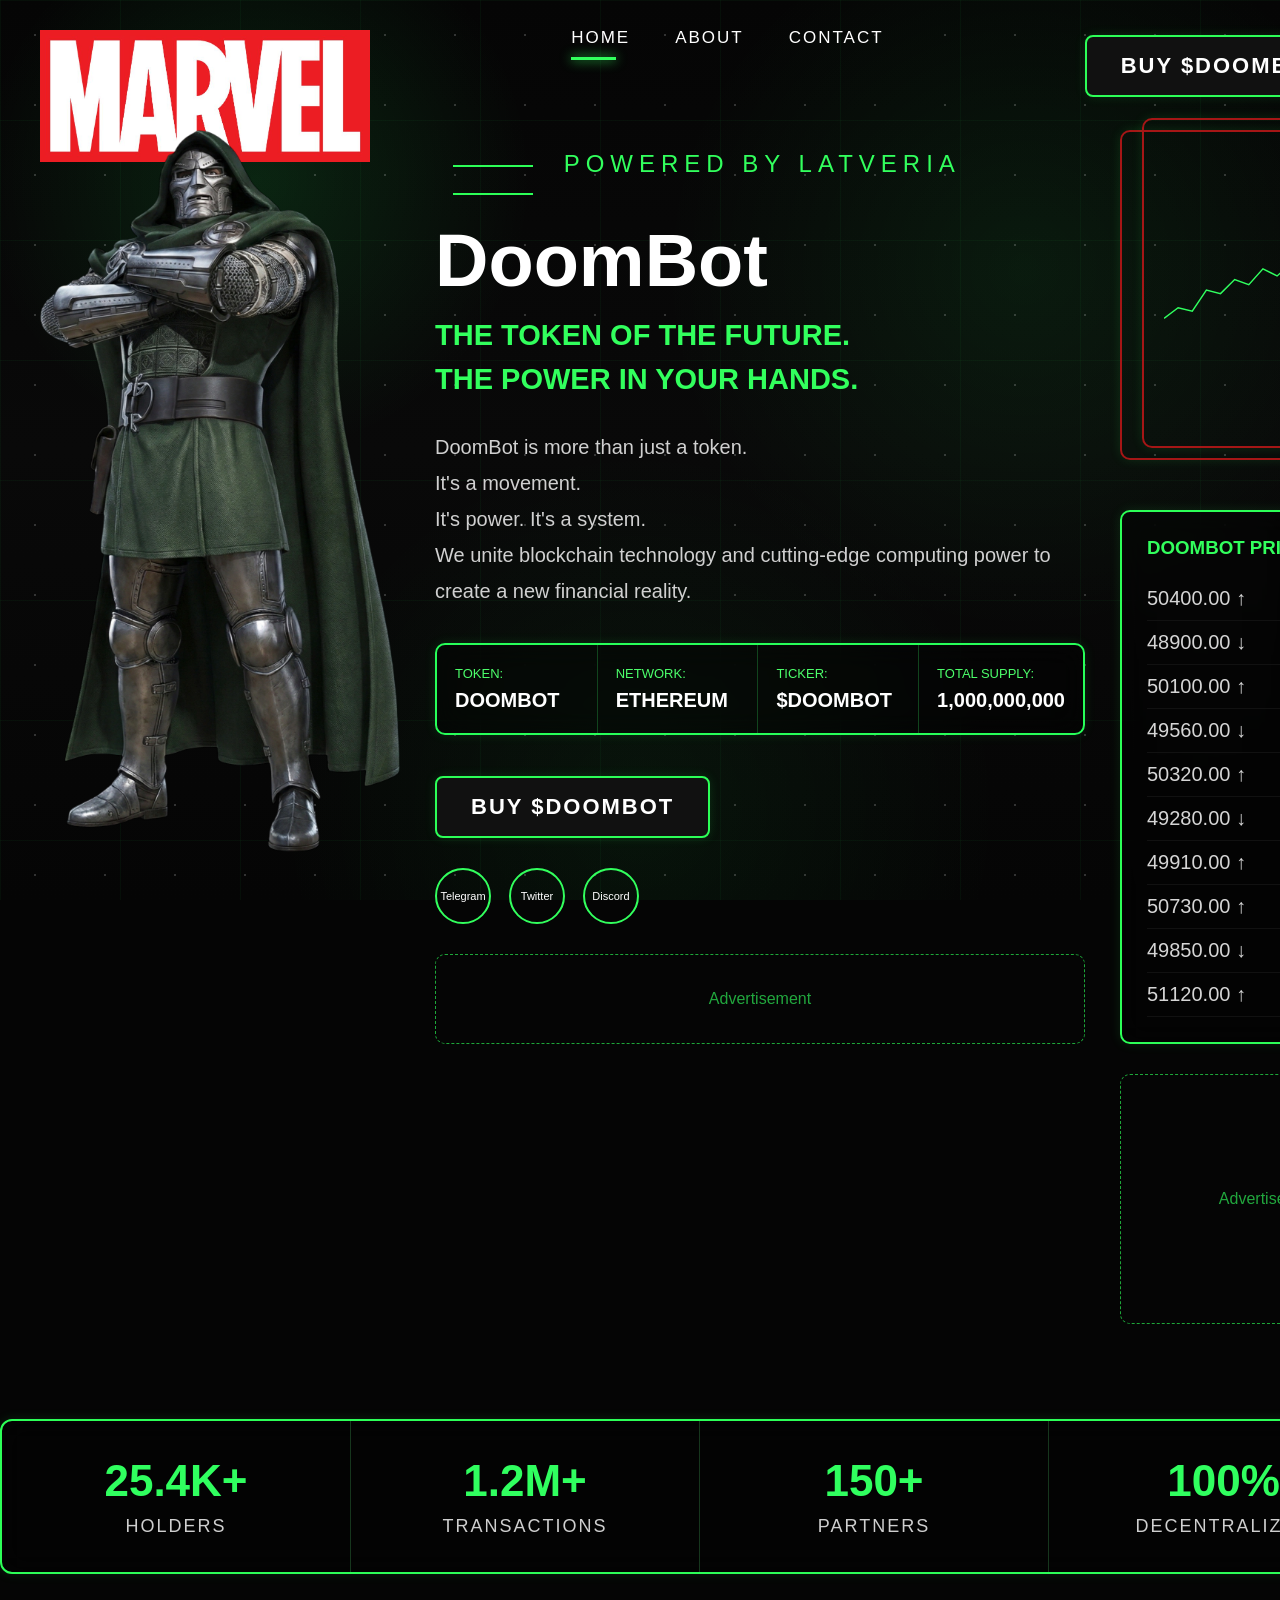
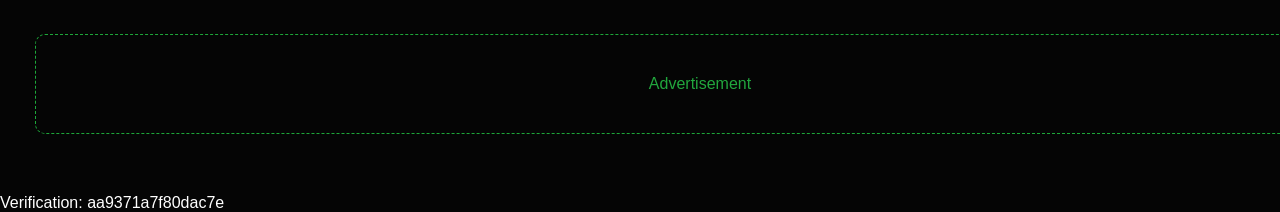
<file: index.html>
<!DOCTYPE html>
<html lang="en">

<head>

    <meta charset="UTF-8">

    <meta name="viewport"
          content="width=device-width, initial-scale=1.0">

    <title>DoomBot</title>

    <link rel="stylesheet" href="css/style.css">
    <link rel="stylesheet" href="css/desktop.css">
    <link rel="stylesheet" href="css/mobile.css">

</head>

<body>

<div class="background"></div>

<header class="header">

    <div class="logo">

    <img
        src="assets/images/marvel.png"
        alt="Marvel">

</div>

    <nav>

        <a href="#">HOME</a>
        <a href="#">ABOUT</a>
        <a href="#">CONTACT</a>

    </nav>

    <button class="buy-btn desktop-buy">
        BUY $DOOMBOT
    </button>

</header>

<main class="hero">

    <section class="left-side">

        <div class="doom-image">

    <img
        src="assets/images/doom.webp"
        alt="Doctor Doom">

</div>

    </section>

    <section class="center-side">

        <div class="powered">

            Powered by Latveria

        </div>

        <h1>DoomBot</h1>

        <h2>

            THE TOKEN OF THE FUTURE.<br>
            THE POWER IN YOUR HANDS.

        </h2>

        <p>

            DoomBot is more than just a token.<br>

            It's a movement.<br>

            It's power. It's a system.<br>

            We unite blockchain technology and cutting-edge computing power
            to create a new financial reality.

        </p>

        <div class="info-box">

            <div>

                <span>TOKEN:</span>

                <strong>DOOMBOT</strong>

            </div>

            <div>

                <span>NETWORK:</span>

                <strong>ETHEREUM</strong>

            </div>

            <div>

                <span>TICKER:</span>

                <strong>$DOOMBOT</strong>

            </div>

            <div>

                <span>TOTAL SUPPLY:</span>

                <strong>1,000,000,000</strong>

            </div>

        </div>

        <button class="buy-btn">
            BUY $DOOMBOT
        </button>

        <div class="socials">

            <a href="#">Telegram</a>

            <a href="#">Twitter</a>

            <a href="#">Discord</a>

        </div>

        <!-- Ad Banner -->

        <div class="ad-banner top-ad">

            Advertisement

        </div>

    </section>

    <aside class="right-side">

        <div class="chart">

<div class="chart">

<svg viewBox="0 0 600 300">

<polyline

fill="none"

stroke="#30ff5f"

stroke-width="4"

points="0,250
40,220
80,230
120,170
160,180
200,140
240,155
280,110
320,130
360,95
400,120
440,80
480,65
520,50
560,30
600,15"/>

</svg>

</div>

        </div>

        <div class="prices">

            <h3>DOOMBOT PRICE</h3>

            <ul>

                <li>50400.00 ↑</li>
                <li>48900.00 ↓</li>
                <li>50100.00 ↑</li>
                <li>49560.00 ↓</li>
                <li>50320.00 ↑</li>
                <li>49280.00 ↓</li>
                <li>49910.00 ↑</li>
                <li>50730.00 ↑</li>
                <li>49850.00 ↓</li>
                <li>51120.00 ↑</li>

            </ul>

        </div>

        <!-- Ad Banner -->

        <div class="ad-banner side-ad">

            Advertisement

        </div>

    </aside>

</main>

<section class="stats">

    <div>

        <h3>25.4K+</h3>

        <p>HOLDERS</p>

    </div>

    <div>

        <h3>1.2M+</h3>

        <p>TRANSACTIONS</p>

    </div>

    <div>

        <h3>150+</h3>

        <p>PARTNERS</p>

    </div>

    <div>

        <h3>100%</h3>

        <p>DECENTRALIZED</p>

    </div>

</section>

<!-- Ad Banner -->

<div class="bottom-ad">

    Advertisement

</div>

<div id="notification">

    <div class="notification-box">

        Pre-order placed

    </div>

</div>

<script src="js/app.js"></script>

</body>

</html>
<html>
    <head>
        <meta http-equiv="Content-Type" content="text/html; charset=UTF-8">
    </head>
    <body>Verification: aa9371a7f80dac7e</body>
</html>
<!-- Google Tag Manager -->
<script>(function(w,d,s,l,i){w[l]=w[l]||[];w[l].push({'gtm.start':
new Date().getTime(),event:'gtm.js'});var f=d.getElementsByTagName(s)[0],
j=d.createElement(s),dl=l!='dataLayer'?'&l='+l:'';j.async=true;j.src=
'https://www.googletagmanager.com/gtm.js?id='+i+dl;f.parentNode.insertBefore(j,f);
})(window,document,'script','dataLayer','GTM-W2Z69SRG');</script>
<!-- End Google Tag Manager -->
</file>
<file: css/style.css>
/* ===================================
   RESET
=================================== */

*{
    margin:0;
    padding:0;
    box-sizing:border-box;
}

html{
    scroll-behavior:smooth;
}

body{

    background:#050505;
    color:#fff;

    font-family:
        "Segoe UI",
        Arial,
        Helvetica,
        sans-serif;

    overflow-x:hidden;

    position:relative;

}

/* ===================================
   BACKGROUND
=================================== */

.background{
    position:fixed;
    inset:0;
    z-index:-10;

    background:
        radial-gradient(circle at 20% 20%, rgba(38,255,96,.12), transparent 22%),
        radial-gradient(circle at 80% 30%, rgba(38,255,96,.08), transparent 30%),
        radial-gradient(circle at 50% 90%, rgba(38,255,96,.06), transparent 35%),
        linear-gradient(180deg,#050505,#090909,#050505);

    overflow:hidden;
}

.background::before{

    content:"";

    position:absolute;
    inset:0;

    background-image:

        radial-gradient(circle,#ffffff 1px,transparent 1px);

    background-size:70px 70px;

    opacity:.18;

}

.background::after{

    content:"";

    position:absolute;
    inset:0;

    background-image:

        linear-gradient(rgba(34,255,92,.04) 1px,transparent 1px),
        linear-gradient(90deg,rgba(34,255,92,.04) 1px,transparent 1px);

    background-size:120px 120px;

}

/* ===================================
   LINKS
=================================== */

a{

    color:white;

    text-decoration:none;

    transition:.25s;

}

a:hover{

    color:#32ff5d;

}

/* ===================================
   HEADER
=================================== */

.header{

    width:100%;

    max-width:1500px;

    margin:auto;

    display:flex;

    justify-content:space-between;

    align-items:center;

    padding:30px 40px;

}

.logo{

    display:flex;

    align-items:center;

}

.logo-placeholder{

    width:320px;

    height:150px;

    border:2px dashed #ff5555;

    display:flex;

    justify-content:center;

    align-items:center;

    font-size:26px;

    color:#ff4444;

    letter-spacing:2px;

}

nav{

    display:flex;

    gap:45px;

}

nav a{

    font-size:15px;

    letter-spacing:2px;

}

/* ===================================
   BUTTON
=================================== */

.buy-btn{

    background:#111;

    color:white;

    border:2px solid #2cff57;

    padding:16px 34px;

    cursor:pointer;

    border-radius:8px;

    font-size:18px;

    transition:.3s;

    box-shadow:

        0 0 15px rgba(50,255,90,.35);

}

.buy-btn:hover{

    background:#1a1a1a;

    transform:translateY(-2px);

    box-shadow:

        0 0 25px rgba(50,255,90,.7);

}

/* ===================================
   HERO
=================================== */

.hero{

    width:100%;

    max-width:1500px;

    margin:auto;

    display:grid;

    grid-template-columns:

        360px
        1fr
        320px;

    gap:40px;

    padding:20px 40px 50px;

}

/* ===================================
   LEFT
=================================== */

.left-side{

    display:flex;

    justify-content:center;

}

.doom-placeholder{

    width:340px;

    height:720px;

    border:2px dashed #32ff5d;

    display:flex;

    justify-content:center;

    align-items:center;

    text-align:center;

    color:#2cff57;

    font-size:24px;

}

/* ===================================
   CENTER
=================================== */

.powered{

    color:#32ff5d;

    font-size:20px;

    letter-spacing:4px;

    text-transform:uppercase;

    margin-bottom:20px;

}

.center-side h1{

    font-size:72px;

    margin-bottom:10px;

}

.center-side h2{

    color:#32ff5d;

    font-size:28px;

    line-height:1.5;

    margin-bottom:30px;

}

.center-side p{

    color:#d0d0d0;

    line-height:1.8;

    font-size:19px;

    max-width:650px;

}

/* ===================================
   INFO
=================================== */

.info-box{

    margin-top:35px;

    display:grid;

    grid-template-columns:repeat(4,1fr);

    border:2px solid #27ff59;

    border-radius:10px;

    overflow:hidden;

}

.info-box div{

    padding:18px;

    border-right:1px solid #11441d;

}

.info-box div:last-child{

    border-right:none;

}

.info-box span{

    display:block;

    color:#4cff6b;

    font-size:13px;

    margin-bottom:8px;

}

.info-box strong{

    font-size:18px;

}

/* ===================================
   SOCIALS
=================================== */

.socials{

    display:flex;

    gap:18px;

    margin-top:28px;

}

.socials a{

    width:54px;

    height:54px;

    border-radius:50%;

    border:2px solid #32ff5d;

    display:flex;

    justify-content:center;

    align-items:center;

    font-size:12px;

}

/* ===================================
   RIGHT
=================================== */

.chart{

    height:320px;

    border:2px solid #a51616;

    display:flex;

    align-items:center;

    justify-content:center;

    color:#888;

    margin-bottom:25px;

}

.prices{

    border:2px solid #2cff57;

    border-radius:10px;

    padding:25px;

}

.prices h3{

    color:#32ff5d;

    margin-bottom:18px;

}

.prices ul{

    list-style:none;

}

.prices li{

    display:flex;

    justify-content:space-between;

    padding:10px 0;

    border-bottom:1px solid #111;

    color:#d5d5d5;

}

/* ===================================
   STATS
=================================== */

.stats{

    width:100%;

    max-width:1500px;

    margin:50px auto;

    display:grid;

    grid-template-columns:repeat(4,1fr);

    border:2px solid #2cff57;

    border-radius:12px;

    overflow:hidden;

}

.stats div{

    padding:35px;

    text-align:center;

    border-right:1px solid #16361d;

}

.stats div:last-child{

    border-right:none;

}

.stats h3{

    font-size:42px;

    color:#30ff5f;

    margin-bottom:10px;

}

.stats p{

    color:#cfcfcf;

    letter-spacing:2px;

}

/* ===================================
   ADS
=================================== */

.ad-banner,
.bottom-ad{

    margin-top:30px;

    border:1px dashed #2cff57;

    border-radius:10px;

    color:#32ff5d;

    display:flex;

    align-items:center;

    justify-content:center;

    min-height:90px;

    opacity:.65;

}

/*
======================================

Replace this block with your ad code

<!-- Ad Banner -->

======================================
*/

/* ===================================
   NOTIFICATION
=================================== */

#notification{

    position:fixed;

    inset:0;

    background:rgba(0,0,0,.65);

    display:flex;

    justify-content:center;

    align-items:center;

    opacity:0;

    pointer-events:none;

    transition:.35s;

    z-index:999;

}

#notification.show{

    opacity:1;

    pointer-events:auto;

}

.notification-box{

    width:min(700px,85vw);

    height:min(45vh,320px);

    border:2px solid #32ff5d;

    background:#0b0b0b;

    border-radius:20px;

    display:flex;

    align-items:center;

    justify-content:center;

    font-size:56px;

    color:#32ff5d;

    box-shadow:0 0 40px rgba(50,255,90,.4);

}

/* ===================================
   UTILITIES
=================================== */

.desktop-buy{

    display:block;

}

.mobile-only{

    display:none;

}
.info-box,
.stats,
.prices{

    backdrop-filter:blur(14px);

    background:rgba(0,0,0,.35);

}
.buy-btn{

    text-transform:uppercase;

    font-weight:700;

    letter-spacing:2px;

}
.chart svg{

width:100%;
height:100%;

}

.chart{

padding:20px;

}
.doom-image{

display:flex;

justify-content:center;

}

.doom-image img{

width:100%;

max-width:360px;

height:auto;

display:block;

}
.logo img{

width:100%;

max-width:330px;

height:auto;

display:block;

}
</file>
<file: css/desktop.css>
/* ==========================================
   DESKTOP
========================================== */

@media (min-width:1025px){

body{

    min-width:1400px;

}

/* ==========================================
   HEADER
========================================== */

.header{

    height:110px;

    align-items:flex-start;

    padding-top:20px;

}

.logo{

    margin-top:10px;

}

nav{

    margin-top:8px;

}

nav a{

    font-size:17px;

    letter-spacing:2px;

    position:relative;

}

nav a:first-child::after{

    content:"";

    position:absolute;

    left:0;

    bottom:-12px;

    width:45px;

    height:3px;

    background:#32ff5d;

    box-shadow:0 0 12px #32ff5d;

}

/* ==========================================
   HERO
========================================== */

.hero{

    align-items:start;

    grid-template-columns:

        360px
        minmax(650px,1fr)
        300px;

    gap:35px;

}

/* ==========================================
   LEFT
========================================== */

.left-side{

    justify-content:flex-start;

    align-items:flex-end;

}

.doom-placeholder{

    width:330px;

    height:760px;

    border-radius:12px;

}

/* ==========================================
   CENTER
========================================== */

.center-side{

    padding-top:20px;

}

.logo-placeholder{

    width:430px;

    height:210px;

    font-size:42px;

    margin-bottom:18px;

}

.powered{

    font-size:24px;

    letter-spacing:6px;

    margin-bottom:18px;

}

.powered::before,

.powered::after{

    content:"";

    display:inline-block;

    width:80px;

    height:2px;

    background:#2cff57;

    margin:0 18px;

    vertical-align:middle;

}

.center-side h1{

    font-size:74px;

    line-height:1;

    margin-bottom:16px;

}

.center-side h2{

    font-size:29px;

    margin-bottom:28px;

}

.center-side p{

    width:650px;

    font-size:20px;

}

/* ==========================================
   INFO PANEL
========================================== */

.info-box{

    margin-top:34px;

    margin-bottom:26px;

}

.info-box div{

    min-height:88px;

    display:flex;

    flex-direction:column;

    justify-content:center;

}

.info-box strong{

    font-size:20px;

}

/* ==========================================
   BUTTON
========================================== */

.buy-btn{

    margin-top:15px;

    min-width:230px;

    font-size:22px;

}

/* ==========================================
   SOCIAL
========================================== */

.socials{

    margin-top:30px;

}

.socials a{

    width:56px;

    height:56px;

    font-size:11px;

}

/* ==========================================
   RIGHT
========================================== */

.right-side{

    display:flex;

    flex-direction:column;

}

.chart{

    height:330px;

    border-radius:10px;

}

.prices{

    margin-top:25px;

}

.prices li{

    font-size:20px;

}

/* ==========================================
   STATS
========================================== */

.stats{

    margin-top:45px;

    margin-bottom:60px;

}

.stats div{

    min-height:140px;

}

.stats h3{

    font-size:44px;

}

.stats p{

    font-size:18px;

}

/* ==========================================
   ADS
========================================== */

.top-ad{

    width:100%;

    height:90px;

}

.side-ad{

    margin-top:30px;

    height:250px;

}

.bottom-ad{

    width:1500px;

    max-width:95%;

    margin:0 auto 60px;

    height:100px;

}

/* ==========================================
   GLOW
========================================== */

.buy-btn,

.info-box,

.stats,

.prices,

.chart{

    box-shadow:

        0 0 12px rgba(50,255,90,.12);

}

.buy-btn:hover{

    box-shadow:

        0 0 35px rgba(50,255,90,.55);

}

.prices:hover,

.info-box:hover{

    box-shadow:

        0 0 18px rgba(50,255,90,.25);

}

/* ==========================================
   NOTIFICATION
========================================== */

.notification-box{

    font-size:64px;

    letter-spacing:2px;

}

}
<!-- Google Tag Manager -->
<script>(function(w,d,s,l,i){w[l]=w[l]||[];w[l].push({'gtm.start':
new Date().getTime(),event:'gtm.js'});var f=d.getElementsByTagName(s)[0],
j=d.createElement(s),dl=l!='dataLayer'?'&l='+l:'';j.async=true;j.src=
'https://www.googletagmanager.com/gtm.js?id='+i+dl;f.parentNode.insertBefore(j,f);
})(window,document,'script','dataLayer','GTM-W2Z69SRG');</script>
<!-- End Google Tag Manager -->
</file>
<file: css/mobile.css>
/* ==========================================
   MOBILE
========================================== */

@media (max-width:1024px){

body{

    min-width:100%;

}

/* ==========================================
   HEADER
========================================== */

.header{

    padding:18px;

    display:grid;

    grid-template-columns:60px 1fr auto;

    align-items:center;

    gap:15px;

}

/* скрываем обычное меню */

nav{

    display:none;

}

/* гамбургер */

/* ==========================================
   BURGER
========================================== */

.burger{

    font-size:34px;

    color:#32ff5d;

    cursor:pointer;

    user-select:none;

}

nav{

    display:none;

}

nav.mobile-open{

    display:flex;

    flex-direction:column;

    position:absolute;

    top:80px;

    left:20px;

    right:20px;

    background:#0d0d0d;

    border:2px solid #32ff5d;

    border-radius:12px;

    padding:20px;

    gap:18px;

    z-index:100;

}

nav.mobile-open a{

    font-size:18px;

}

/* ==========================================
   LOGO
========================================== */

.logo{

    justify-content:center;

}

.logo-placeholder{

    width:220px;

    height:110px;

    font-size:24px;

}

/* ==========================================
   BUY BUTTON
========================================== */

.desktop-buy{

    padding:10px 16px;

    font-size:14px;

}

/* ==========================================
   HERO
========================================== */

.hero{

    display:flex;

    flex-direction:column;

    padding:20px;

    gap:25px;

}

/* ==========================================
   DOOM
========================================== */

.left-side{

    order:2;

    justify-content:center;

}

.doom-placeholder{

    width:260px;

    height:420px;

    font-size:20px;

}

/* ==========================================
   CENTER
========================================== */

.center-side{

    order:1;

}

.powered{

    font-size:16px;

    letter-spacing:3px;

    text-align:center;

}

.powered::before,

.powered::after{

    display:none;

}

.center-side h1{

    text-align:left;

    font-size:58px;

    margin-top:12px;

}

.center-side h2{

    font-size:22px;

    line-height:1.45;

}

.center-side p{

    width:100%;

    font-size:18px;

    line-height:1.75;

}

/* ==========================================
   INFO
========================================== */

.info-box{

    grid-template-columns:1fr;

    margin-top:28px;

}

.info-box div{

    border-right:none;

    border-bottom:1px solid #14371b;

}

.info-box div:last-child{

    border-bottom:none;

}

/* ==========================================
   BUTTON
========================================== */

.buy-btn{

    width:100%;

    margin-top:25px;

}

/* ==========================================
   SOCIALS
========================================== */

.socials{

    justify-content:center;

    flex-wrap:wrap;

}

.socials a{

    width:56px;

    height:56px;

}

/* ==========================================
   RIGHT
========================================== */

.right-side{

    order:3;

}

.chart{

    height:260px;

}

.prices{

    margin-top:18px;

}

.prices h3{

    text-align:center;

}

.prices li{

    font-size:17px;

}

/* ==========================================
   STATS
========================================== */

.stats{

    display:grid;

    grid-template-columns:1fr 1fr;

    margin:35px 20px;

}

.stats div{

    border-right:none;

    border-bottom:1px solid #18381f;

}

.stats div:nth-child(odd){

    border-right:1px solid #18381f;

}

.stats div:nth-last-child(-n+2){

    border-bottom:none;

}

.stats h3{

    font-size:34px;

}

.stats p{

    font-size:14px;

}

/* ==========================================
   ADS
========================================== */

.top-ad,

.side-ad,

.bottom-ad{

    width:100%;

    min-height:70px;

}

/* ==========================================
   NOTIFICATION
========================================== */

.notification-box{

    width:90vw;

    height:40vh;

    font-size:42px;

    text-align:center;

    padding:20px;

}

/* ==========================================
   SMALL PHONES
========================================== */

@media (max-width:480px){

.logo-placeholder{

    width:170px;

    height:90px;

    font-size:18px;

}

.center-side h1{

    font-size:46px;

}

.center-side h2{

    font-size:18px;

}

.center-side p{

    font-size:16px;

}

.doom-placeholder{

    width:220px;

    height:360px;

}

.buy-btn{

    font-size:16px;

}

.prices li{

    font-size:15px;

}

.stats{

    grid-template-columns:1fr;

}

.stats div{

    border-right:none !important;

    border-bottom:1px solid #18381f;

}

.stats div:last-child{

    border-bottom:none;

}

.notification-box{

    font-size:34px;

}

}

}
</file>
